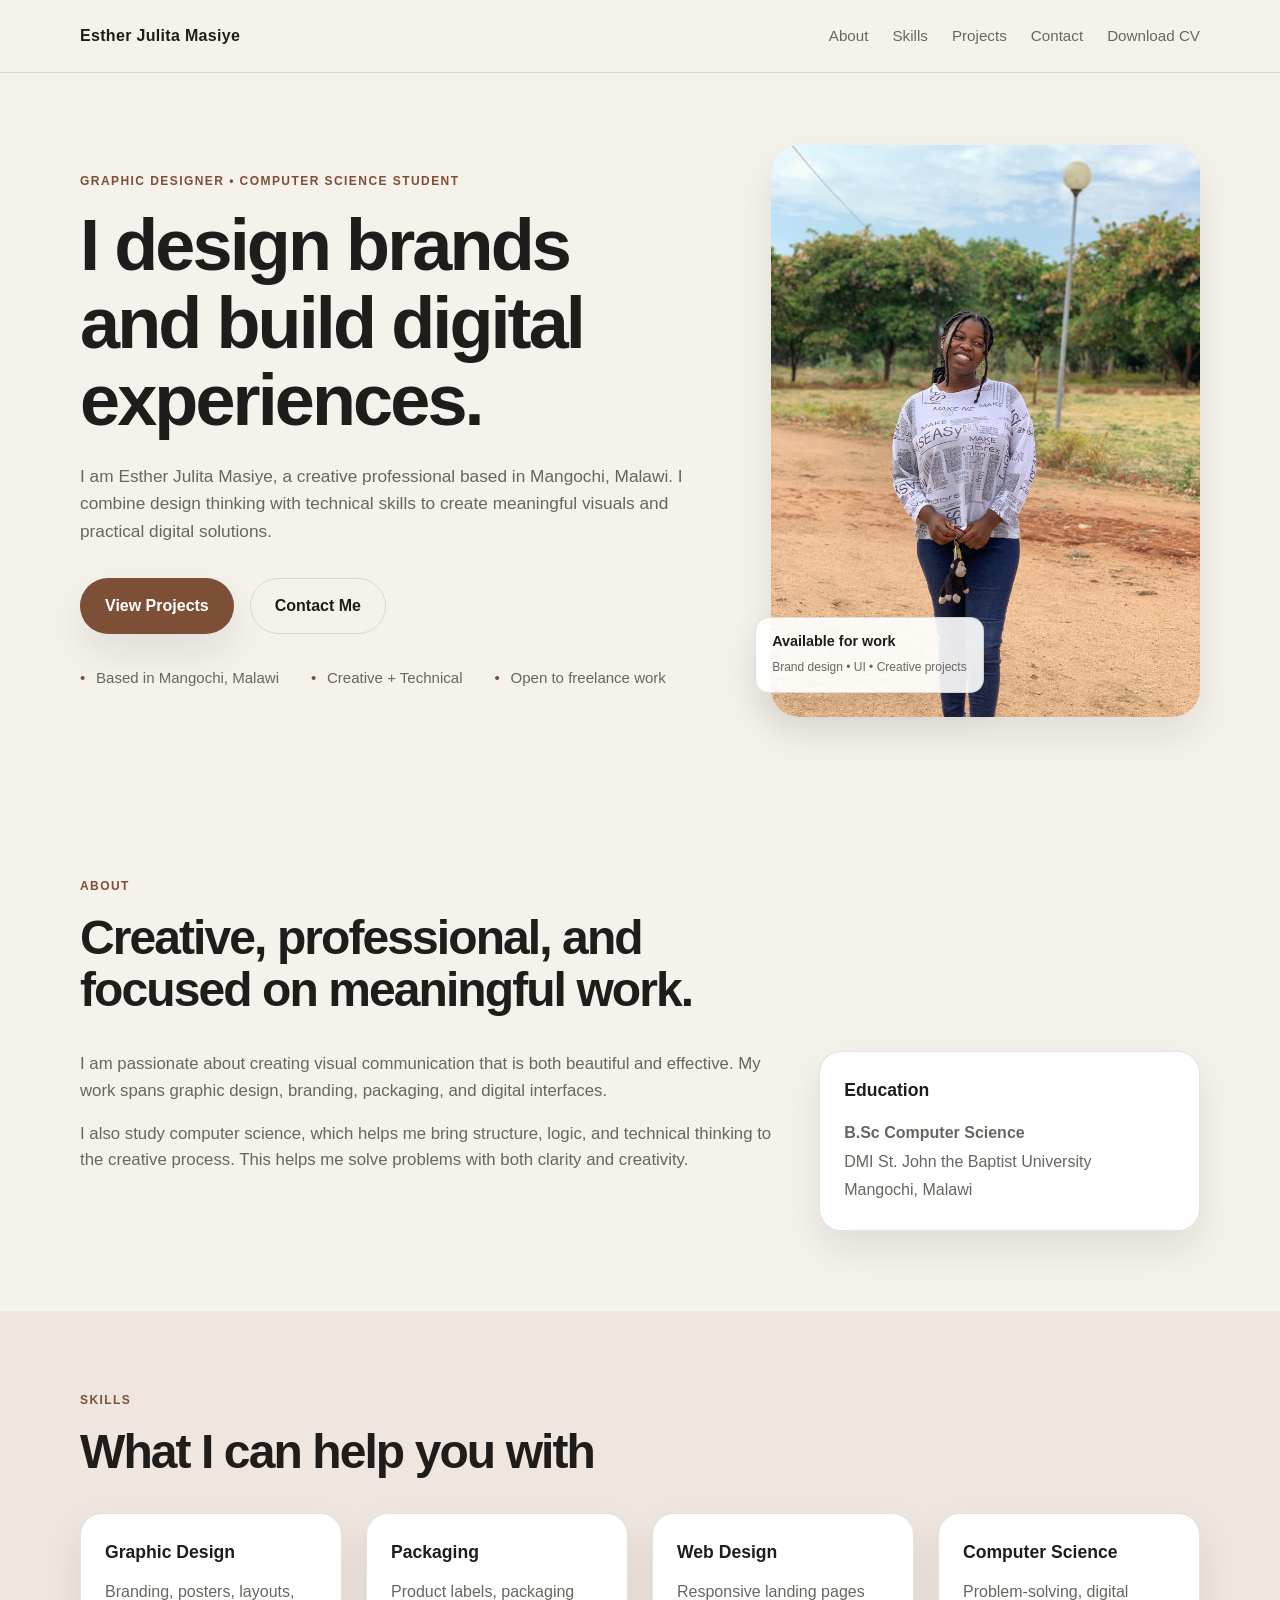
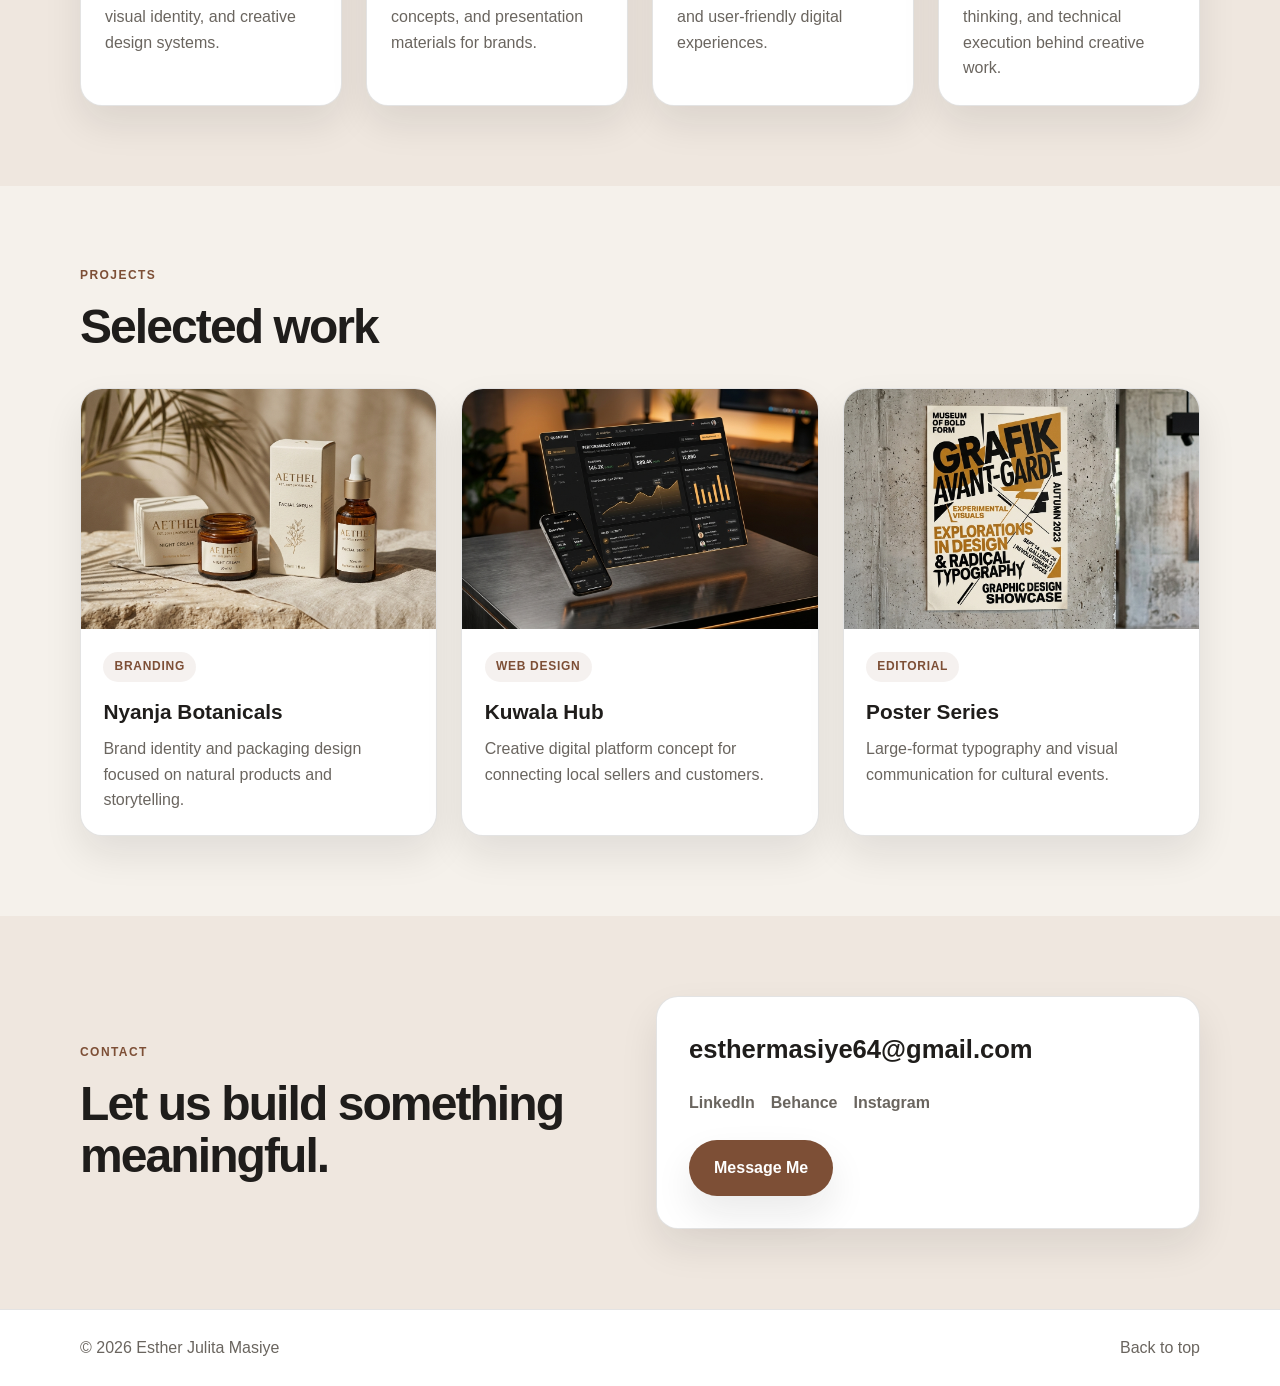
<file: index.html>
<!DOCTYPE html>
<html lang="en">
  <head>
    <meta charset="UTF-8" />
    <meta name="viewport" content="width=device-width, initial-scale=1.0" />
    <title>Esther Julita Masiye | Portfolio</title>
    <meta
      name="description"
      content="Professional portfolio for Esther Julita Masiye, a graphic designer and computer science student based in Mangochi, Malawi."
    />
    <link rel="stylesheet" href="style.css" />
  </head>
  <body>
    <header class="site-header">
      <div class="container nav-bar">
        <a href="#top" class="brand">Esther Julita Masiye</a>

        <button class="nav-toggle" type="button" aria-label="Toggle navigation">☰</button>

        <nav class="nav-menu" aria-label="Main navigation">
          <a href="#about">About</a>
          <a href="#skills">Skills</a>
          <a href="#projects">Projects</a>
          <a href="#contact">Contact</a>
           <a href="#">Download CV</a>
        </nav>

      </div>
    </header>

    <main id="top">
      <section class="hero section">
        <div class="container hero-content">
          <div class="hero-copy">
            <p class="eyebrow">Graphic Designer • Computer Science Student</p>
            <h1>I design brands and build digital experiences.</h1>
            <p class="lead">
              I am Esther Julita Masiye, a creative professional based in Mangochi,
              Malawi. I combine design thinking with technical skills to create
              meaningful visuals and practical digital solutions.
            </p>

            <div class="hero-actions">
              <a href="#projects" class="btn btn-primary">View Projects</a>
              <a href="#contact" class="btn btn-secondary">Contact Me</a>
            </div>

            <ul class="quick-facts">
              <li>Based in Mangochi, Malawi</li>
              <li>Creative + Technical</li>
              <li>Open to freelance work</li>
            </ul>
          </div>

          <div class="hero-visual">
            <img src="images/esther-portrait.jpg" alt="Esther Julita Masiye" />
            <div class="profile-badge">
              <strong>Available for work</strong>
              <span>Brand design • UI • Creative projects</span>
            </div>
          </div>
        </div>
      </section>

      <section id="about" class="section">
        <div class="container">
          <div class="section-heading">
            <p class="eyebrow">About</p>
            <h2>Creative, professional, and focused on meaningful work.</h2>
          </div>

          <div class="about-grid">
            <div class="about-copy">
              <p>
                I am passionate about creating visual communication that is both
                beautiful and effective. My work spans graphic design, branding,
                packaging, and digital interfaces.
              </p>
              <p>
                I also study computer science, which helps me bring structure,
                logic, and technical thinking to the creative process. This helps me
                solve problems with both clarity and creativity.
              </p>
            </div>

            <div class="info-card">
              <h3>Education</h3>
              <p><strong>B.Sc Computer Science</strong></p>
              <p>DMI St. John the Baptist University</p>
              <p>Mangochi, Malawi</p>
            </div>
          </div>
        </div>
      </section>

      <section id="skills" class="section alt-section">
        <div class="container">
          <div class="section-heading">
            <p class="eyebrow">Skills</p>
            <h2>What I can help you with</h2>
          </div>

          <div class="skills-grid">
            <article class="skill-card">
              <h3>Graphic Design</h3>
              <p>Branding, posters, layouts, visual identity, and creative design systems.</p>
            </article>

            <article class="skill-card">
              <h3>Packaging</h3>
              <p>Product labels, packaging concepts, and presentation materials for brands.</p>
            </article>

            <article class="skill-card">
              <h3>Web Design</h3>
              <p>Responsive landing pages and user-friendly digital experiences.</p>
            </article>

            <article class="skill-card">
              <h3>Computer Science</h3>
              <p>Problem-solving, digital thinking, and technical execution behind creative work.</p>
            </article>
          </div>
        </div>
      </section>

      <section id="projects" class="section">
        <div class="container">
          <div class="section-heading">
            <p class="eyebrow">Projects</p>
            <h2>Selected work</h2>
          </div>

          <div class="projects-grid">
            <article class="project-card">
              <img src="images/brand-packaging.jpg" alt="Brand and packaging project" />
              <div class="project-info">
                <span class="tag">Branding</span>
                <h3>Nyanja Botanicals</h3>
                <p>Brand identity and packaging design focused on natural products and storytelling.</p>
              </div>
            </article>

            <article class="project-card">
              <img src="images/ui-software.jpg" alt="UI project" />
              <div class="project-info">
                <span class="tag">Web Design</span>
                <h3>Kuwala Hub</h3>
                <p>Creative digital platform concept for connecting local sellers and customers.</p>
              </div>
            </article>

            <article class="project-card">
              <img src="images/editorial-poster.jpg" alt="Editorial project" />
              <div class="project-info">
                <span class="tag">Editorial</span>
                <h3>Poster Series</h3>
                <p>Large-format typography and visual communication for cultural events.</p>
              </div>
            </article>
          </div>
        </div>
      </section>

      <section id="contact" class="section alt-section">
        <div class="container contact-wrap">
          <div class="section-heading left-aligned">
            <p class="eyebrow">Contact</p>
            <h2>Let us build something meaningful.</h2>
          </div>

          <div class="contact-card">
            <a href="mailto:esthermasiye64@gmail.com" class="email-link">esthermasiye64@gmail.com</a>

            <div class="social-links">
              <a href="https://www.linkedin.com" target="_blank" rel="noreferrer">LinkedIn</a>
              <a href="https://www.behance.net" target="_blank" rel="noreferrer">Behance</a>
              <a href="https://www.instagram.com" target="_blank" rel="noreferrer">Instagram</a>
            </div>

            <a href="mailto:esthermasiye64@gmail.com?subject=Project%20Inquiry" class="btn btn-primary">Message Me</a>
          </div>
        </div>
      </section>
    </main>

    <footer class="site-footer">
      <div class="container footer-inner">
        <p>© <span id="year"></span> Esther Julita Masiye</p>
        <a href="#top">Back to top</a>
      </div>
    </footer>

    <script src="script.js"></script>
  </body>
</html>
</file>
<file: style.css>
:root {
  --bg: #f5f1eb;
  --panel: #ffffff;
  --panel-alt: #efe7df;
  --text: #1f1d1b;
  --muted: #6a655f;
  --line: rgba(31, 29, 27, 0.12);
  --accent: #7d4f36;
  --accent-dark: #563325;
  --shadow: 0 18px 38px rgba(26, 20, 17, 0.09);
}

* {
  box-sizing: border-box;
}

html {
  scroll-behavior: smooth;
}

body {
  margin: 0;
  font-family: Arial, Helvetica, sans-serif;
  background: var(--bg);
  color: var(--text);
  line-height: 1.6;
}

a {
  color: inherit;
  text-decoration: none;
}

img {
  max-width: 100%;
  display: block;
}

.container {
  width: min(1120px, calc(100% - 2rem));
  margin: 0 auto;
}

.section {
  padding: 5rem 0;
}

.alt-section {
  background: var(--panel-alt);
}

.site-header {
  position: sticky;
  top: 0;
  z-index: 20;
  background: rgba(245, 241, 235, 0.9);
  backdrop-filter: blur(10px);
  border-bottom: 1px solid var(--line);
}

.nav-bar {
  display: flex;
  align-items: center;
  justify-content: space-between;
  gap: 1rem;
  min-height: 72px;
}

.brand {
  font-size: 1rem;
  font-weight: 700;
  letter-spacing: 0.02em;
}

.nav-menu {
  display: flex;
  align-items: center;
  gap: 1.5rem;
  font-size: 0.95rem;
  color: var(--muted);
}

.nav-menu a:hover,
.nav-menu a:focus-visible {
  color: var(--text);
}

.nav-toggle {
  display: none;
  border: 1px solid var(--line);
  background: transparent;
  padding: 0.5rem 0.75rem;
  border-radius: 8px;
  font-size: 1.2rem;
  cursor: pointer;
}

.btn {
  display: inline-flex;
  align-items: center;
  justify-content: center;
  padding: 0.9rem 1.5rem;
  border-radius: 999px;
  border: 1px solid transparent;
  font-weight: 600;
  transition: 0.2s ease;
}

.btn:hover,
.btn:focus-visible {
  transform: translateY(-1px);
}

.btn-primary {
  background: var(--accent);
  color: #fff;
  box-shadow: var(--shadow);
}

.btn-primary:hover,
.btn-primary:focus-visible {
  background: var(--accent-dark);
}

.btn-secondary {
  background: transparent;
  border-color: var(--line);
}

.hero {
  padding-top: 4.5rem;
}

.hero-content {
  display: grid;
  grid-template-columns: 1.2fr 0.8fr;
  align-items: center;
  gap: 3rem;
}

.eyebrow {
  margin: 0 0 1rem;
  text-transform: uppercase;
  letter-spacing: 0.12em;
  font-size: 0.75rem;
  font-weight: 700;
  color: var(--accent);
}

.hero-copy h1,
.section-heading h2 {
  margin: 0;
  line-height: 1.08;
  letter-spacing: -0.04em;
}

.hero-copy h1 {
  max-width: 560px;
  font-size: clamp(2.6rem, 6vw, 4.5rem);
}

.lead {
  max-width: 620px;
  margin: 1.4rem 0 0;
  color: var(--muted);
  font-size: 1.08rem;
}

.hero-actions {
  display: flex;
  flex-wrap: wrap;
  gap: 1rem;
  margin-top: 2rem;
}

.quick-facts {
  display: flex;
  flex-wrap: wrap;
  gap: 1rem 2rem;
  margin: 2rem 0 0;
  padding: 0;
  list-style: none;
  color: var(--muted);
  font-size: 0.94rem;
}

.quick-facts li {
  position: relative;
  padding-left: 1rem;
}

.quick-facts li::before {
  content: "•";
  position: absolute;
  left: 0;
  color: var(--accent);
}

.hero-visual {
  position: relative;
  margin: 0 auto;
  width: min(100%, 430px);
}

.hero-visual img {
  width: 100%;
  border-radius: 28px;
  object-fit: cover;
  box-shadow: var(--shadow);
}

.profile-badge {
  position: absolute;
  left: -1rem;
  bottom: 1.5rem;
  background: rgba(255, 255, 255, 0.9);
  border: 1px solid var(--line);
  border-radius: 14px;
  padding: 0.8rem 1rem;
  box-shadow: var(--shadow);
}

.profile-badge strong {
  display: block;
  font-size: 0.9rem;
}

.profile-badge span {
  color: var(--muted);
  font-size: 0.75rem;
}

.section-heading {
  margin-bottom: 2.2rem;
}

.section-heading h2 {
  max-width: 640px;
  font-size: clamp(2rem, 4vw, 3rem);
}

.about-grid {
  display: grid;
  grid-template-columns: 1.3fr 0.7fr;
  gap: 2rem;
  align-items: start;
}

.about-copy {
  font-size: 1.05rem;
  color: var(--muted);
}

.about-copy p {
  margin: 0 0 1rem;
}

.info-card,
.skill-card,
.project-card,
.contact-card {
  background: var(--panel);
  border: 1px solid var(--line);
  border-radius: 22px;
  box-shadow: var(--shadow);
}

.info-card {
  padding: 1.5rem;
}

.info-card h3 {
  margin: 0 0 1rem;
  font-size: 1.1rem;
}

.info-card p {
  margin: 0.2rem 0;
  color: var(--muted);
}

.skills-grid,
.projects-grid {
  display: grid;
  grid-template-columns: repeat(4, minmax(0, 1fr));
  gap: 1.5rem;
}

.skill-card {
  padding: 1.5rem;
}

.skill-card h3 {
  margin: 0 0 0.75rem;
  font-size: 1.1rem;
}

.skill-card p {
  margin: 0;
  color: var(--muted);
}

.projects-grid {
  grid-template-columns: repeat(3, minmax(0, 1fr));
}

.project-card {
  overflow: hidden;
}

.project-card img {
  width: 100%;
  height: 240px;
  object-fit: cover;
}

.project-info {
  padding: 1.4rem;
}

.tag {
  display: inline-block;
  padding: 0.35rem 0.7rem;
  border-radius: 999px;
  background: rgba(125, 79, 54, 0.08);
  color: var(--accent);
  font-size: 0.75rem;
  font-weight: 700;
  text-transform: uppercase;
  letter-spacing: 0.06em;
}

.project-info h3 {
  margin: 0.8rem 0 0.5rem;
  font-size: 1.3rem;
}

.project-info p {
  margin: 0;
  color: var(--muted);
}

.contact-wrap {
  display: grid;
  grid-template-columns: 1fr 1fr;
  gap: 2rem;
  align-items: center;
}

.left-aligned {
  margin-bottom: 0;
}

.contact-card {
  padding: 2rem;
}

.email-link {
  display: inline-block;
  font-size: clamp(1.2rem, 2vw, 2rem);
  font-weight: 700;
  margin-bottom: 1.25rem;
  color: var(--text);
}

.social-links {
  display: flex;
  flex-wrap: wrap;
  gap: 1rem;
  margin-bottom: 1.5rem;
}

.social-links a {
  color: var(--muted);
  font-weight: 600;
}

.site-footer {
  border-top: 1px solid var(--line);
  background: var(--panel);
}

.footer-inner {
  display: flex;
  align-items: center;
  justify-content: space-between;
  gap: 1rem;
  min-height: 76px;
  color: var(--muted);
}

@media (max-width: 900px) {
  .hero-content,
  .about-grid,
  .contact-wrap,
  .skills-grid,
  .projects-grid {
    grid-template-columns: 1fr 1fr;
  }

  .hero-content,
  .about-grid,
  .contact-wrap {
    grid-template-columns: 1fr;
  }

  .skills-grid {
    grid-template-columns: repeat(2, minmax(0, 1fr));
  }

  .projects-grid {
    grid-template-columns: 1fr;
  }
}

@media (max-width: 680px) {
  .nav-toggle {
    display: block;
  }

  .nav-menu {
    display: none;
    position: absolute;
    top: 72px;
    left: 1rem;
    right: 1rem;
    flex-direction: column;
    align-items: flex-start;
    background: rgba(255, 255, 255, 0.98);
    border: 1px solid var(--line);
    border-radius: 16px;
    padding: 1rem;
    box-shadow: var(--shadow);
  }

  .nav-menu.open {
    display: flex;
  }

  .nav-bar .btn {
    display: none;
  }

  .skills-grid {
    grid-template-columns: 1fr;
  }

  .section {
    padding: 4rem 0;
  }

  .hero {
    padding-top: 3rem;
  }

  .hero-copy h1 {
    font-size: 2.5rem;
  }

  .profile-badge {
    position: static;
    margin-top: 1rem;
  }

  .footer-inner {
    flex-direction: column;
    justify-content: center;
    text-align: center;
    padding: 1rem 0;
  }
}
</file>
